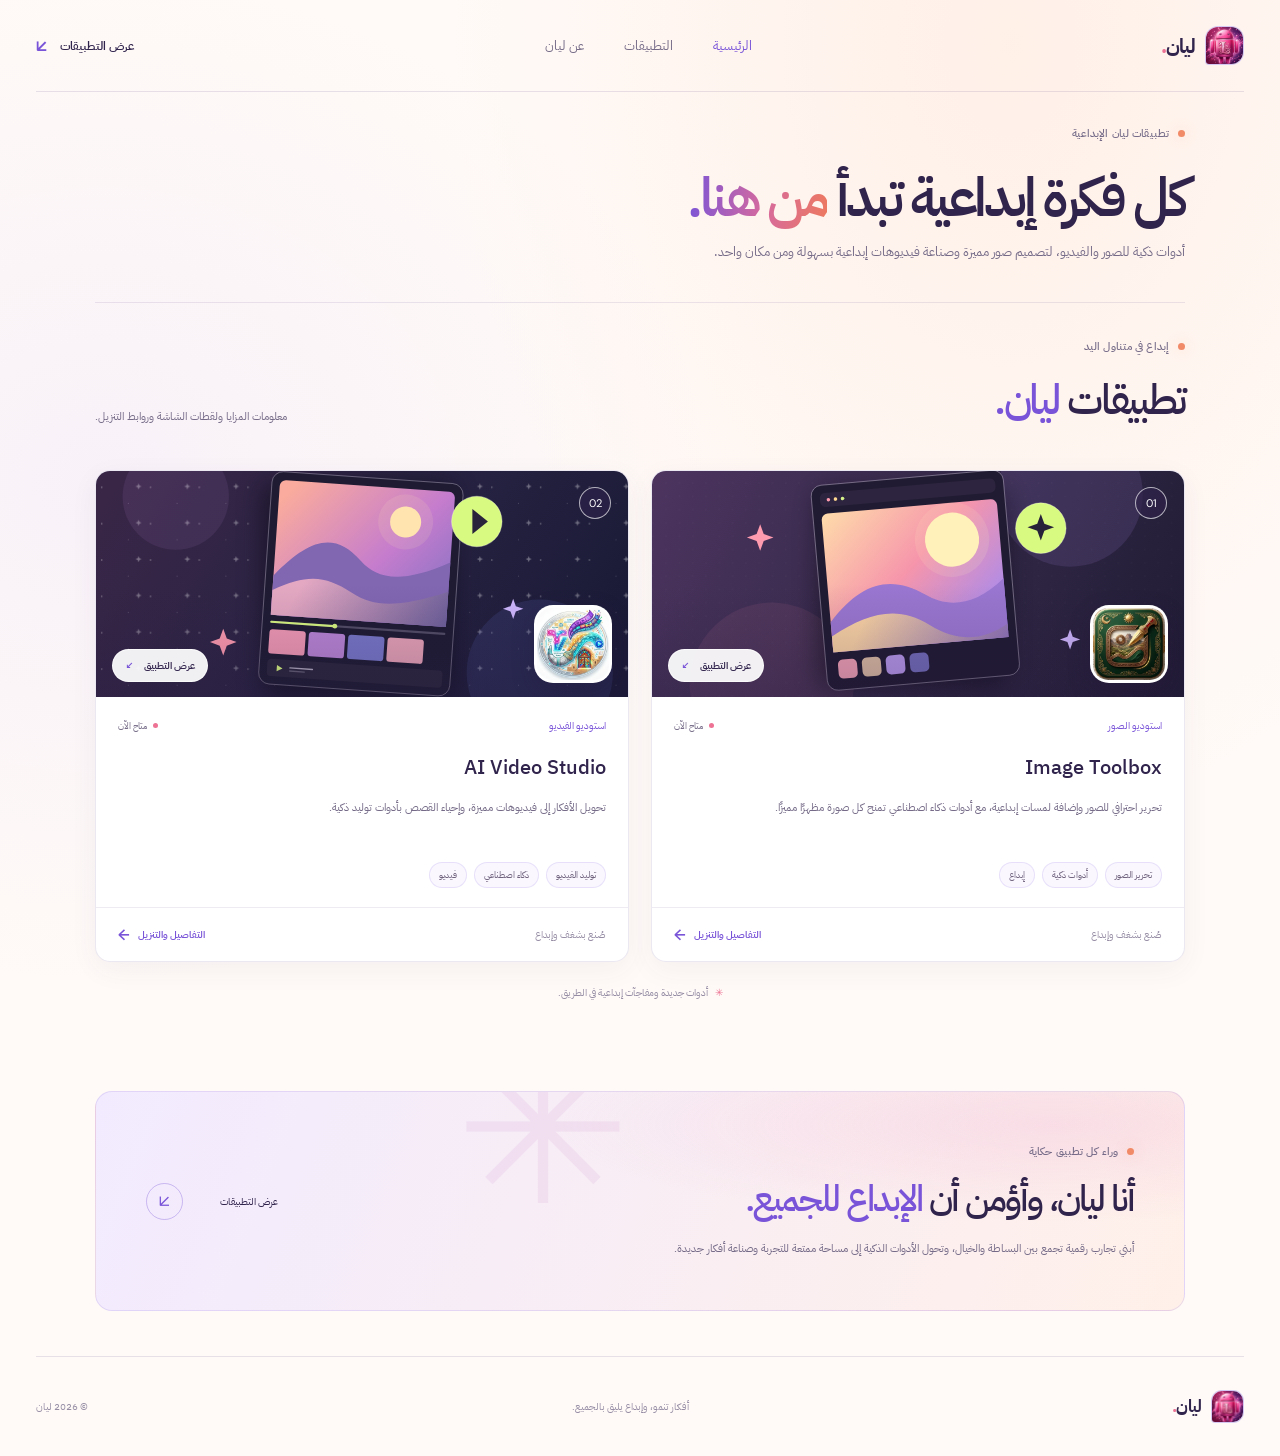
<file: index.html>
<!doctype html>
<html lang="ar" dir="rtl">
  <head>
    <meta charset="utf-8">
    <meta name="viewport" content="width=device-width, initial-scale=1">
    <meta name="theme-color" content="#fff9f5">
    <meta
      name="description"
      content="تطبيقات ليان الإبداعية: أدوات ذكية لتحرير الصور وصناعة الفيديو."
    >
    <title>ليان — تطبيقات للإبداع</title>
    <link rel="icon" href="assets/favicon.ico" sizes="any">
    <link rel="icon" href="assets/favicon-32.png" type="image/png" sizes="32x32">
    <link rel="apple-touch-icon" href="assets/apple-touch-icon.png">
    <link rel="preconnect" href="https://fonts.googleapis.com">
    <link rel="preconnect" href="https://fonts.gstatic.com" crossorigin>
    <link
      href="https://fonts.googleapis.com/css2?family=DM+Sans:wght@400;500;600;700&family=IBM+Plex+Sans+Arabic:wght@400;500;600;700&display=swap"
      rel="stylesheet"
    >
    <link rel="stylesheet" href="styles.css">
    <script src="script.js" defer></script>
  </head>
  <body>
    <div class="site-shell">
      <header class="site-header">
        <a class="brand" href="#home" aria-label="ليان، إلى الرئيسية">
          <img class="brand-mark" src="assets/favicon-512.webp" alt="" aria-hidden="true" width="39" height="39">
          <span class="brand-name">ليان<span class="brand-period">.</span></span>
        </a>

        <button
          class="menu-toggle"
          type="button"
          aria-label="فتح القائمة"
          aria-expanded="false"
          aria-controls="main-navigation"
        >
          <span></span>
          <span></span>
        </button>

        <nav class="main-navigation" id="main-navigation" aria-label="القائمة الرئيسية">
          <a class="nav-link active" href="#home">الرئيسية</a>
          <a class="nav-link" href="#apps">التطبيقات</a>
          <a class="nav-link" href="#about">عن ليان</a>
        </nav>

        <a class="header-cta" href="#apps">
          عرض التطبيقات
          <span aria-hidden="true">↙</span>
        </a>
      </header>

      <main>
        <section class="hero section-wrap" id="home">
          <div class="hero-copy">
            <p class="eyebrow"><span class="eyebrow-dot"></span> تطبيقات ليان الإبداعية</p>
            <h1>كل فكرة إبداعية تبدأ <span>من هنا.</span></h1>
            <p class="hero-description">
              أدوات ذكية للصور والفيديو، لتصميم صور مميزة وصناعة فيديوهات إبداعية بسهولة ومن مكان واحد.
            </p>
          </div>
        </section>

        <section class="apps-section section-wrap" id="apps">
          <div class="section-heading">
            <div>
              <p class="eyebrow"><span class="eyebrow-dot"></span> إبداع في متناول اليد</p>
              <h2>تطبيقات <span>ليان.</span></h2>
            </div>
            <p class="section-intro">
              معلومات المزايا ولقطات الشاشة وروابط التنزيل.
            </p>
          </div>

          <div class="app-grid" id="app-grid" aria-live="polite"></div>
          <p class="apps-footnote"><span aria-hidden="true">✳</span> أدوات جديدة ومفاجآت إبداعية في الطريق.</p>
        </section>

        <section class="about-section section-wrap" id="about">
          <div class="about-star" aria-hidden="true">✳</div>
          <div class="about-copy">
            <p class="eyebrow"><span class="eyebrow-dot"></span> وراء كل تطبيق حكاية</p>
            <h2>أنا ليان، وأؤمن أن <span>الإبداع للجميع.</span></h2>
            <p>
              أبني تجارب رقمية تجمع بين البساطة والخيال، وتحول الأدوات الذكية إلى مساحة ممتعة للتجربة وصناعة أفكار جديدة.
            </p>
          </div>
          <a class="about-link" href="#apps" aria-label="عرض التطبيقات">
            <span>عرض التطبيقات</span>
            <span class="about-link-arrow" aria-hidden="true">↙</span>
          </a>
        </section>
      </main>

      <footer class="site-footer">
        <a class="brand footer-brand" href="#home" aria-label="ليان، إلى أعلى الصفحة">
          <img class="brand-mark" src="assets/favicon-512.webp" alt="" aria-hidden="true" width="33" height="33">
          <span class="brand-name">ليان<span class="brand-period">.</span></span>
        </a>
        <p>أفكار تنمو، وإبداع يليق بالجميع.</p>
        <span class="copyright">© <span id="current-year"></span> ليان</span>
      </footer>
    </div>
  </body>
</html>
</file>
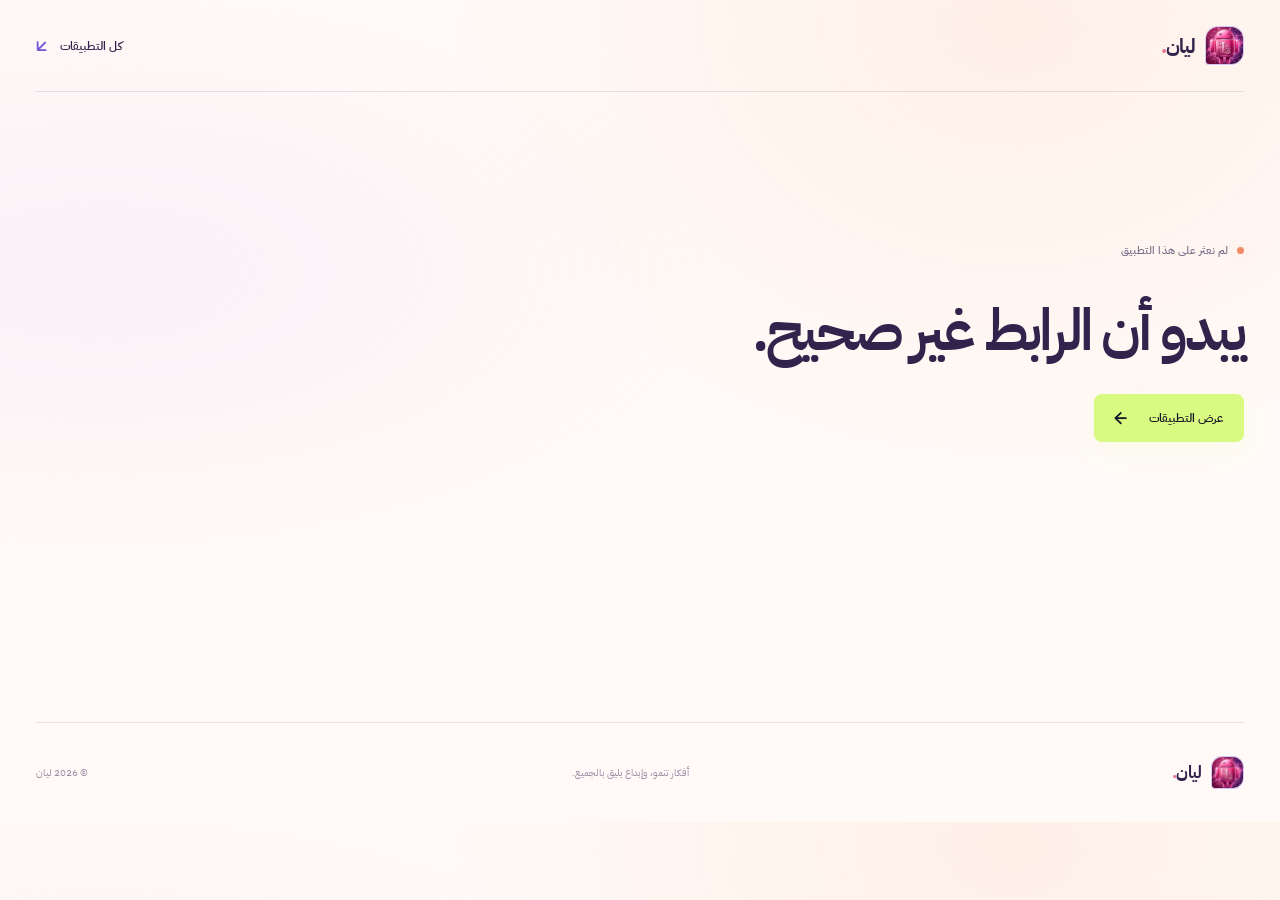
<file: app.html>
<!doctype html>
<html lang="ar" dir="rtl">
  <head>
    <meta charset="utf-8">
    <meta name="viewport" content="width=device-width, initial-scale=1">
    <meta name="theme-color" content="#fff9f5">
    <meta name="description" content="تفاصيل تطبيقات ليان ومزاياها وروابط التنزيل.">
    <title>تفاصيل التطبيق — تطبيقات ليان</title>
    <link rel="icon" href="assets/favicon.ico" sizes="any">
    <link rel="icon" href="assets/favicon-32.png" type="image/png" sizes="32x32">
    <link rel="apple-touch-icon" href="assets/apple-touch-icon.png">
    <link rel="preconnect" href="https://fonts.googleapis.com">
    <link rel="preconnect" href="https://fonts.gstatic.com" crossorigin>
    <link
      href="https://fonts.googleapis.com/css2?family=DM+Sans:wght@400;500;600;700&family=IBM+Plex+Sans+Arabic:wght@400;500;600;700&display=swap"
      rel="stylesheet"
    >
    <link rel="stylesheet" href="styles.css">
    <script src="script.js" defer></script>
  </head>
  <body>
    <div class="site-shell">
      <header class="site-header">
        <a class="brand" href="index.html" aria-label="ليان، إلى الرئيسية">
          <img class="brand-mark" src="assets/favicon-512.webp" alt="" aria-hidden="true" width="39" height="39">
          <span class="brand-name">ليان<span class="brand-period">.</span></span>
        </a>
        <a class="header-cta" href="index.html#apps">كل التطبيقات <span aria-hidden="true">↙</span></a>
      </header>
      <main class="detail-page" id="app-details"></main>
      <footer class="site-footer">
        <a class="brand footer-brand" href="index.html" aria-label="ليان، إلى الرئيسية">
          <img class="brand-mark" src="assets/favicon-512.webp" alt="" aria-hidden="true" width="33" height="33">
          <span class="brand-name">ليان<span class="brand-period">.</span></span>
        </a>
        <p>أفكار تنمو، وإبداع يليق بالجميع.</p>
        <span class="copyright">© <span id="current-year"></span> ليان</span>
      </footer>
    </div>
  </body>
</html>
</file>
<file: styles.css>
:root {
  color-scheme: light;
  --ink: #30234c;
  --muted: #756b88;
  --muted-dark: #968da5;
  --background: #fffaf7;
  --surface: #ffffff;
  --surface-light: #f6efff;
  --purple: #7954d8;
  --purple-light: #7954d8;
  --pink: #ed7294;
  --lime: #d9fa80;
  --line: rgba(93, 64, 136, 0.14);
  --font-arabic: "IBM Plex Sans Arabic", Tahoma, sans-serif;
  --font-latin: "DM Sans", sans-serif;
}

* {
  box-sizing: border-box;
}

html {
  scroll-behavior: smooth;
  scroll-padding-top: 96px;
}

body {
  min-width: 320px;
  margin: 0;
  background:
    radial-gradient(ellipse at 79% 3%, rgba(255, 204, 177, 0.22), transparent 35rem),
    radial-gradient(ellipse at 8% 33%, rgba(209, 190, 255, 0.15), transparent 38rem),
    var(--background);
  color: var(--ink);
  font-family: var(--font-arabic);
  -webkit-font-smoothing: antialiased;
}

a {
  color: inherit;
  text-decoration: none;
}

button,
a {
  -webkit-tap-highlight-color: transparent;
}

button:focus-visible,
a:focus-visible {
  outline: 2px solid var(--purple);
  outline-offset: 5px;
}

.site-shell {
  width: min(100% - 72px, 1240px);
  margin-inline: auto;
}

.site-header {
  position: relative;
  z-index: 5;
  display: flex;
  min-height: 92px;
  align-items: center;
  justify-content: space-between;
  border-bottom: 1px solid var(--line);
}

.brand {
  display: inline-flex;
  align-items: center;
  gap: 10px;
}

.brand-mark {
  display: block;
  width: 39px;
  height: 39px;
  border: 1px solid rgba(121, 84, 216, 0.32);
  border-radius: 13px 13px 13px 4px;
  background: #fff;
  object-fit: cover;
}

.brand-name {
  font-size: 20px;
  font-weight: 700;
  letter-spacing: -0.05em;
}

.brand-period {
  color: var(--pink);
}

.main-navigation {
  display: flex;
  align-items: center;
  gap: 40px;
}

.nav-link {
  color: var(--muted);
  font-size: 13px;
  transition: color 180ms ease;
}

.nav-link:hover,
.nav-link.active {
  color: var(--purple);
}

.header-cta {
  display: inline-flex;
  align-items: center;
  gap: 13px;
  color: var(--ink);
  font-size: 12px;
  font-weight: 600;
}

.header-cta span {
  color: var(--lime);
  font-family: var(--font-latin);
  font-size: 17px;
}

.menu-toggle {
  display: none;
}

.section-wrap {
  width: min(100%, 1090px);
  margin-inline: auto;
}

.hero {
  position: relative;
  display: grid;
  min-height: 210px;
  grid-template-columns: 1fr auto;
  align-items: center;
  gap: 24px;
  padding-block: 30px 34px;
}

.hero-copy {
  position: relative;
  z-index: 2;
  padding-bottom: 0;
}

.eyebrow {
  display: flex;
  align-items: center;
  gap: 9px;
  margin: 0 0 22px;
  color: var(--muted);
  font-size: 11px;
  font-weight: 500;
  letter-spacing: 0.01em;
}

.eyebrow-dot {
  width: 7px;
  height: 7px;
  border-radius: 50%;
  background: #f18a67;
  box-shadow: 0 0 14px rgba(241, 138, 103, 0.3);
}

h1,
h2,
p {
  margin-top: 0;
}

.hero h1 {
  margin-bottom: 8px;
  font-size: clamp(35px, 4.8vw, 54px);
  font-weight: 600;
  letter-spacing: -0.065em;
  line-height: 1.25;
}

.hero h1 span {
  background: linear-gradient(95deg, #7954d8 2%, #d66a9e 55%, #ed795f);
  background-clip: text;
  -webkit-text-fill-color: transparent;
}

.hero-description {
  max-width: 580px;
  margin-bottom: 0;
  color: var(--muted);
  font-size: 13px;
  line-height: 1.9;
}

.hero-actions {
  display: flex;
  align-items: center;
  gap: 27px;
}

.button {
  display: inline-flex;
  min-height: 48px;
  align-items: center;
  justify-content: center;
  gap: 22px;
  padding: 0 20px;
  border-radius: 8px;
  font-size: 12px;
  font-weight: 600;
  transition: transform 180ms ease, box-shadow 180ms ease;
}

.button:hover {
  transform: translateY(-2px);
}

.button-primary {
  background: var(--lime);
  box-shadow: 0 8px 32px rgba(217, 250, 128, 0.12);
  color: #171729;
}

.button-primary:hover {
  box-shadow: 0 10px 36px rgba(217, 250, 128, 0.23);
}

.button-arrow {
  font-family: var(--font-latin);
  font-size: 17px;
}

.text-link {
  color: var(--muted);
  font-size: 12px;
}

.text-link span {
  display: inline-block;
  margin-right: 7px;
  color: var(--purple-light);
  transition: transform 180ms ease;
}

.text-link:hover span {
  transform: translateX(-4px);
}

.hero-note {
  display: flex;
  align-items: center;
  gap: 10px;
  margin-top: 57px;
  color: var(--muted-dark);
  font-size: 10px;
}

.note-stars {
  color: var(--pink);
  font-size: 15px;
}

.hero-art {
  position: relative;
  display: grid;
  min-height: 430px;
  place-items: center;
  isolation: isolate;
}

.hero-art::before {
  position: absolute;
  z-index: -2;
  width: 380px;
  height: 380px;
  border-radius: 50%;
  background: radial-gradient(circle, rgba(142, 103, 219, 0.23), rgba(142, 103, 219, 0.03) 63%, transparent 70%);
  content: "";
}

.art-orbit {
  position: absolute;
  z-index: -1;
  width: 380px;
  height: 180px;
  border: 1px solid rgba(206, 186, 255, 0.15);
  border-radius: 50%;
  transform: rotate(-30deg);
}

.orbit-two {
  width: 430px;
  height: 250px;
  border-color: rgba(255, 143, 171, 0.13);
  transform: rotate(42deg);
}

.art-card {
  position: absolute;
  width: 222px;
  height: 283px;
  border: 1px solid rgba(244, 228, 255, 0.28);
  border-radius: 18px;
  background: #211b36;
  box-shadow: 0 32px 80px rgba(4, 3, 12, 0.4);
}

.art-card-back {
  display: flex;
  align-items: flex-end;
  flex-direction: column;
  gap: 8px;
  padding: 25px 20px;
  background: linear-gradient(155deg, #483461, #231a35 70%);
  transform: translate(-73px, 29px) rotate(-15deg);
}

.mini-sun {
  width: 47px;
  height: 47px;
  margin-bottom: auto;
  border-radius: 50%;
  background: linear-gradient(140deg, #ffd893, #ff8cab 75%);
  box-shadow: 0 0 34px rgba(255, 143, 171, 0.43);
}

.mini-line {
  width: 74px;
  height: 4px;
  border-radius: 4px;
  background: rgba(255, 255, 255, 0.53);
}

.mini-line.short {
  width: 45px;
  background: rgba(255, 255, 255, 0.27);
}

.art-card-front {
  z-index: 1;
  overflow: hidden;
  padding: 13px;
  transform: translate(17px, 4px) rotate(7deg);
}

.art-card-top {
  display: flex;
  gap: 4px;
  height: 18px;
  align-items: center;
  margin-bottom: 11px;
}

.art-card-top span {
  width: 5px;
  height: 5px;
  border-radius: 50%;
  background: rgba(243, 231, 255, 0.47);
}

.art-gradient-shape {
  position: relative;
  height: 190px;
  overflow: hidden;
  border-radius: 10px;
  background: linear-gradient(150deg, #ffc79e 3%, #f88ba4 39%, #a084f0 72%, #5953a8);
}

.shape-sun {
  position: absolute;
  top: 27px;
  left: 31px;
  width: 49px;
  height: 49px;
  border-radius: 50%;
  background: linear-gradient(135deg, #fff2bd, #ffc98e);
  box-shadow: 0 0 34px rgba(255, 234, 186, 0.57);
}

.shape-wave {
  position: absolute;
  right: -29px;
  bottom: -51px;
  width: 205px;
  height: 112px;
  border-radius: 50%;
  background: linear-gradient(160deg, #7555ba, #393769);
  transform: rotate(-21deg);
}

.wave-two {
  right: 31px;
  bottom: -70px;
  width: 190px;
  height: 110px;
  background: rgba(255, 213, 180, 0.42);
  transform: rotate(22deg);
}

.art-card-bottom {
  display: flex;
  gap: 8px;
  padding-top: 12px;
}

.art-card-bottom span {
  width: 24px;
  height: 24px;
  border: 1px solid rgba(255, 255, 255, 0.19);
  border-radius: 7px;
  background: linear-gradient(135deg, rgba(255, 188, 165, 0.5), rgba(161, 134, 230, 0.4));
}

.art-sticker {
  position: absolute;
  z-index: 2;
  top: 41px;
  right: 4px;
  display: flex;
  width: 94px;
  height: 94px;
  align-items: center;
  flex-direction: column;
  justify-content: center;
  border: 1px solid rgba(255, 255, 255, 0.35);
  border-radius: 50%;
  background: var(--lime);
  box-shadow: 0 12px 30px rgba(0, 0, 0, 0.2);
  color: #262039;
  font-size: 11px;
  font-weight: 600;
  line-height: 1.6;
  text-align: center;
  transform: rotate(11deg);
}

.art-sticker > span:first-child {
  font-size: 16px;
}

.hero-spark {
  position: absolute;
  color: var(--pink);
}

.spark-one {
  top: 65px;
  left: 45px;
  font-size: 27px;
}

.spark-two {
  right: 48px;
  bottom: 70px;
  color: var(--purple-light);
  font-size: 24px;
}

.spark-three {
  top: 90px;
  right: 83px;
  color: var(--lime);
  font-size: 19px;
}

.art-label {
  position: absolute;
  right: 36px;
  bottom: 33px;
  display: flex;
  align-items: center;
  gap: 8px;
  color: var(--muted);
  font-size: 10px;
  transform: rotate(-4deg);
}

.art-label span {
  width: 5px;
  height: 5px;
  border-radius: 50%;
  background: var(--pink);
}

.scroll-cue {
  position: absolute;
  right: 0;
  bottom: 35px;
  display: flex;
  align-items: center;
  gap: 13px;
  color: var(--muted-dark);
  font-size: 9px;
}

.scroll-line {
  width: 48px;
  height: 1px;
  background: var(--muted-dark);
}

.apps-section {
  padding-block: 68px 91px;
  border-top: 1px solid var(--line);
}

.section-heading {
  display: flex;
  align-items: flex-end;
  justify-content: space-between;
  gap: 30px;
  margin-bottom: 39px;
}

.section-heading .eyebrow {
  margin-bottom: 13px;
}

.section-heading h2,
.about-copy h2 {
  margin-bottom: 0;
  font-size: clamp(30px, 4vw, 42px);
  font-weight: 500;
  letter-spacing: -0.055em;
}

.section-heading h2 span,
.about-copy h2 span {
  color: var(--purple-light);
}

.section-intro {
  max-width: 290px;
  margin-bottom: 3px;
  color: var(--muted);
  font-size: 11px;
  line-height: 2;
}

.app-grid {
  display: grid;
  grid-template-columns: repeat(2, minmax(0, 1fr));
  gap: 22px;
}

.app-card {
  overflow: hidden;
  border: 1px solid var(--line);
  border-radius: 15px;
  background: linear-gradient(145deg, rgba(35, 28, 56, 0.83), rgba(24, 20, 42, 0.93));
  transition: border-color 220ms ease, transform 220ms ease, box-shadow 220ms ease;
}

.app-card:hover {
  transform: translateY(-4px);
  border-color: rgba(206, 186, 255, 0.33);
  box-shadow: 0 18px 50px rgba(5, 3, 14, 0.2);
}

.app-art {
  position: relative;
  display: block;
  height: 226px;
  overflow: hidden;
  background: #27203c;
}

.app-art::after {
  position: absolute;
  inset: 0;
  background: linear-gradient(0deg, rgba(15, 12, 29, 0.37), transparent 40%);
  content: "";
}

.app-art > img {
  display: block;
  width: 100%;
  height: 100%;
  object-fit: cover;
  transition: transform 500ms cubic-bezier(0.2, 0.7, 0.2, 1);
}

.app-card:hover .app-art > img {
  transform: scale(1.035);
}

.app-number {
  position: absolute;
  z-index: 1;
  top: 16px;
  right: 17px;
  display: grid;
  width: 32px;
  height: 32px;
  place-items: center;
  border: 1px solid rgba(255, 255, 255, 0.3);
  border-radius: 50%;
  background: rgba(16, 13, 32, 0.48);
  color: #fff;
  font-family: var(--font-latin);
  font-size: 11px;
}

.app-content {
  padding: 21px 22px 19px;
}

.app-meta {
  display: flex;
  align-items: center;
  justify-content: space-between;
  gap: 10px;
  margin-bottom: 10px;
}

.app-category {
  color: var(--purple-light);
  font-size: 10px;
}

.app-status {
  display: inline-flex;
  align-items: center;
  gap: 6px;
  color: var(--muted);
  font-size: 9px;
}

.app-status::before {
  width: 5px;
  height: 5px;
  border-radius: 50%;
  background: var(--pink);
  content: "";
}

.app-title {
  margin-bottom: 7px;
  font-size: 20px;
  font-weight: 500;
}

.app-title-row {
  display: flex;
  min-height: 48px;
  align-items: center;
  gap: 12px;
  margin-bottom: 7px;
}

.app-title-row .app-title {
  margin: 0;
}

.app-description {
  min-height: 47px;
  margin-bottom: 17px;
  color: var(--muted);
  font-size: 11px;
  line-height: 1.9;
}

.app-tags {
  display: flex;
  flex-wrap: wrap;
  gap: 7px;
}

.app-tag {
  padding: 5px 9px;
  border: 1px solid rgba(239, 228, 255, 0.11);
  border-radius: 30px;
  color: var(--muted);
  font-size: 9px;
}

.app-footer {
  display: flex;
  min-height: 54px;
  align-items: center;
  justify-content: space-between;
  padding-inline: 22px;
  border-top: 1px solid var(--line);
}

.app-footer-label {
  color: var(--muted-dark);
  font-size: 10px;
}

.app-link {
  display: inline-flex;
  align-items: center;
  gap: 8px;
  color: var(--lime);
  font-size: 10px;
  font-weight: 600;
}

.app-link span {
  font-family: var(--font-latin);
  font-size: 15px;
  transition: transform 180ms ease;
}

.app-link:hover span {
  transform: translateX(-3px);
}

.app-link[aria-disabled="true"] {
  color: var(--muted);
  cursor: default;
}

.app-link[aria-disabled="true"] span {
  display: none;
}

.apps-footnote {
  margin: 23px 0 0;
  color: var(--muted-dark);
  font-size: 10px;
  text-align: center;
}

.apps-footnote span {
  margin-left: 5px;
  color: var(--pink);
}

.about-section {
  position: relative;
  display: flex;
  min-height: 220px;
  align-items: center;
  justify-content: space-between;
  gap: 35px;
  overflow: hidden;
  padding: 40px 50px;
  border: 1px solid rgba(206, 186, 255, 0.18);
  border-radius: 17px;
  background:
    radial-gradient(ellipse at 88% 15%, rgba(173, 138, 255, 0.2), transparent 37%),
    linear-gradient(112deg, #201a34, #19152a);
}

.about-star {
  position: absolute;
  top: -64px;
  left: 33%;
  color: rgba(255, 143, 171, 0.15);
  font-size: 210px;
  line-height: 1;
  pointer-events: none;
}

.about-copy {
  position: relative;
  z-index: 1;
  max-width: 570px;
}

.about-copy .eyebrow {
  margin-bottom: 12px;
}

.about-copy h2 {
  font-size: clamp(25px, 3.4vw, 36px);
}

.about-copy > p:last-child {
  max-width: 530px;
  margin: 12px 0 0;
  color: var(--muted);
  font-size: 11px;
  line-height: 2;
}

.about-link {
  position: relative;
  z-index: 1;
  display: flex;
  min-width: 132px;
  align-items: center;
  justify-content: space-between;
  gap: 15px;
  color: var(--ink);
  font-size: 10px;
}

.about-link-arrow {
  display: grid;
  width: 37px;
  height: 37px;
  place-items: center;
  border: 1px solid rgba(206, 186, 255, 0.4);
  border-radius: 50%;
  color: var(--purple-light);
  font-family: var(--font-latin);
  font-size: 17px;
  transition: color 180ms ease, background 180ms ease;
}

.about-link:hover .about-link-arrow {
  background: var(--purple-light);
  color: var(--background);
}

.site-footer {
  display: flex;
  min-height: 100px;
  align-items: center;
  justify-content: space-between;
  margin-top: 45px;
  border-top: 1px solid var(--line);
}

.footer-brand .brand-mark {
  width: 33px;
  height: 33px;
  border-radius: 11px 11px 11px 4px;
}

.footer-brand .brand-name {
  font-size: 17px;
}

.site-footer > p,
.copyright {
  margin-bottom: 0;
  color: var(--muted-dark);
  font-size: 10px;
}

@media (min-width: 1400px) {
  .hero {
    min-height: 210px;
  }
}

@media (max-width: 900px) {
  .site-shell {
    width: min(100% - 48px, 740px);
  }

  .hero {
    min-height: 560px;
    grid-template-columns: 1fr 0.85fr;
    gap: 1%;
  }

  .hero-art {
    transform: scale(0.83);
  }

  .hero h1 {
    font-size: clamp(49px, 8vw, 69px);
  }

  .section-wrap {
    width: 100%;
  }

  .about-section {
    padding-inline: 32px;
  }
}

@media (max-width: 640px) {
  html {
    scroll-padding-top: 76px;
  }

  .site-shell {
    width: calc(100% - 38px);
  }

  .site-header {
    min-height: 72px;
  }

  .brand-mark {
    width: 35px;
    height: 35px;
    border-radius: 12px 12px 12px 4px;
  }

  .brand-name {
    font-size: 18px;
  }

  .menu-toggle {
    display: flex;
    width: 42px;
    height: 42px;
    align-items: center;
    flex-direction: column;
    justify-content: center;
    gap: 6px;
    border: 1px solid var(--line);
    border-radius: 10px;
    background: var(--surface);
    cursor: pointer;
  }

  .menu-toggle span {
    width: 16px;
    height: 1px;
    background: var(--ink);
    transition: transform 180ms ease;
  }

  .menu-toggle[aria-expanded="true"] span:first-child {
    transform: translateY(3.5px) rotate(45deg);
  }

  .menu-toggle[aria-expanded="true"] span:last-child {
    transform: translateY(-3.5px) rotate(-45deg);
  }

  .main-navigation {
    position: absolute;
    top: calc(100% + 8px);
    right: 0;
    left: 0;
    display: none;
    align-items: stretch;
    flex-direction: column;
    gap: 0;
    padding: 8px;
    border: 1px solid var(--line);
    border-radius: 12px;
    background: #1a152b;
    box-shadow: 0 15px 38px rgba(0, 0, 0, 0.27);
  }

  .main-navigation.is-open {
    display: flex;
  }

  .nav-link {
    padding: 12px;
  }

  .header-cta {
    display: none;
  }

  .hero {
    min-height: auto;
    grid-template-columns: 1fr;
    gap: 4px;
    padding-block: 54px 67px;
  }

  .hero-copy {
    padding: 0;
  }

  .eyebrow {
    margin-bottom: 17px;
    font-size: 10px;
  }

  .hero h1 {
    margin-bottom: 13px;
    font-size: clamp(51px, 12vw, 73px);
  }

  .hero-description {
    max-width: 470px;
    margin-bottom: 21px;
    font-size: 12px;
    line-height: 2;
  }

  .hero-actions {
    gap: 21px;
  }

  .button {
    min-height: 45px;
    gap: 15px;
    padding-inline: 15px;
    font-size: 11px;
  }

  .text-link {
    font-size: 11px;
  }

  .hero-note {
    margin-top: 23px;
  }

  .hero-art {
    min-height: 330px;
    margin-top: -2px;
    transform: scale(0.82);
  }

  .hero-art::before {
    width: 320px;
    height: 320px;
  }

  .art-card {
    width: 196px;
    height: 258px;
  }

  .art-gradient-shape {
    height: 169px;
  }

  .art-orbit {
    width: 320px;
    height: 160px;
  }

  .orbit-two {
    width: 350px;
    height: 210px;
  }

  .art-sticker {
    right: 1%;
  }

  .spark-one {
    left: 9%;
  }

  .spark-two {
    right: 10%;
  }

  .scroll-cue {
    bottom: 24px;
  }

  .apps-section {
    padding-block: 48px 61px;
  }

  .section-heading {
    align-items: flex-start;
    flex-direction: column;
    gap: 12px;
    margin-bottom: 24px;
  }

  .section-heading .eyebrow {
    margin-bottom: 9px;
  }

  .section-heading h2 {
    font-size: clamp(28px, 7vw, 37px);
  }

  .section-intro {
    max-width: 390px;
    font-size: 10px;
  }

  .app-grid {
    grid-template-columns: 1fr;
    gap: 15px;
  }

  .app-art {
    height: 210px;
  }

  .app-icon-badge {
    right: 12px;
    bottom: 11px;
    width: 68px;
    height: 68px;
    border-radius: 16px;
  }

  .app-content {
    padding: 18px 17px 16px;
  }

  .app-footer {
    min-height: 50px;
    padding-inline: 17px;
  }

  .about-section {
    min-height: 0;
    align-items: flex-start;
    flex-direction: column;
    gap: 21px;
    padding: 28px 22px;
  }

  .about-star {
    top: -13px;
    left: -35px;
    font-size: 160px;
  }

  .about-copy {
    max-width: 100%;
  }

  .about-copy h2 {
    font-size: clamp(25px, 6.4vw, 32px);
  }

  .about-copy > p:last-child {
    font-size: 10px;
  }

  .about-link {
    width: 100%;
  }

  .site-footer {
    min-height: 84px;
    margin-top: 30px;
  }

  .site-footer > p {
    display: none;
  }
}

@media (prefers-reduced-motion: reduce) {
  *,
  *::before,
  *::after {
    scroll-behavior: auto !important;
    animation-duration: 0.01ms !important;
    animation-iteration-count: 1 !important;
    transition-duration: 0.01ms !important;
  }
}

.header-cta span {
  color: var(--purple);
}

.apps-section {
  padding-top: 35px;
  border-top-color: rgba(93, 64, 136, 0.12);
}

.app-card {
  border-color: rgba(93, 64, 136, 0.12);
  background: #fff;
  box-shadow: 0 8px 28px rgba(72, 49, 111, 0.055);
}

.app-card:hover {
  border-color: rgba(121, 84, 216, 0.32);
  box-shadow: 0 18px 42px rgba(72, 49, 111, 0.12);
}

.app-art {
  background: #f0e8ff;
}

.app-art::after {
  background: linear-gradient(0deg, rgba(40, 26, 65, 0.24), transparent 50%);
}

.app-number {
  border-color: rgba(255, 255, 255, 0.65);
  background: rgba(48, 35, 76, 0.64);
}

.app-view-badge {
  position: absolute;
  z-index: 1;
  bottom: 15px;
  left: 16px;
  display: inline-flex;
  align-items: center;
  gap: 10px;
  padding: 8px 12px;
  border: 1px solid rgba(255, 255, 255, 0.75);
  border-radius: 24px;
  background: rgba(255, 255, 255, 0.93);
  color: var(--ink);
  font-size: 10px;
  font-weight: 600;
}

.app-view-badge span {
  color: var(--purple);
}

.app-icon-badge {
  position: absolute;
  z-index: 2;
  right: 16px;
  bottom: 14px;
  display: grid;
  width: 78px;
  height: 78px;
  place-items: center;
  border: 3px solid rgba(255, 255, 255, 0.94);
  border-radius: 19px;
  background: #fff;
  box-shadow: 0 8px 22px rgba(36, 23, 56, 0.28);
}

.app-icon-badge img {
  display: block;
  width: 100%;
  height: 100%;
  border-radius: 15px;
  object-fit: cover;
}

.app-link {
  color: var(--purple);
}

.app-link[aria-disabled="true"] {
  color: var(--muted);
}

.app-tag {
  border-color: rgba(121, 84, 216, 0.14);
  background: #faf7ff;
  color: #71647f;
}

.app-footer {
  border-top-color: rgba(93, 64, 136, 0.1);
}

.about-section {
  border-color: rgba(121, 84, 216, 0.15);
  background:
    radial-gradient(ellipse at 88% 15%, rgba(239, 175, 211, 0.28), transparent 37%),
    linear-gradient(112deg, #f2ebff, #fff0e9);
}

.about-star {
  color: rgba(198, 121, 194, 0.12);
}

.about-link-arrow {
  border-color: rgba(121, 84, 216, 0.35);
  color: var(--purple);
}

.about-link:hover .about-link-arrow {
  background: var(--purple);
  color: #fff;
}

.detail-page {
  min-height: 65vh;
  padding-top: 25px;
}

.back-link {
  display: inline-flex;
  align-items: center;
  gap: 8px;
  color: var(--muted);
  font-size: 11px;
}

.back-link span {
  color: var(--purple);
  font-size: 16px;
}

.detail-hero {
  display: grid;
  grid-template-columns: 1fr 0.9fr;
  align-items: center;
  gap: 55px;
  padding-block: 36px 55px;
}

.detail-copy .eyebrow {
  margin-bottom: 14px;
}

.detail-copy h1,
.not-found h1 {
  margin-bottom: 12px;
  font-size: clamp(38px, 5vw, 58px);
  font-weight: 600;
  letter-spacing: -0.055em;
  line-height: 1.25;
}

.detail-title-row {
  display: flex;
  align-items: center;
  gap: 17px;
  margin-bottom: 12px;
}

.detail-title-row h1 {
  margin: 0;
}

.detail-app-icon {
  flex: 0 0 76px;
  border: 1px solid rgba(93, 64, 136, 0.14);
  border-radius: 19px;
  box-shadow: 0 8px 20px rgba(67, 48, 103, 0.14);
  object-fit: cover;
}

.detail-lead {
  max-width: 520px;
  margin-bottom: 10px;
  color: #514667;
  font-size: 15px;
  font-weight: 500;
  line-height: 1.9;
}

.detail-description {
  max-width: 520px;
  margin-bottom: 22px;
  color: var(--muted);
  font-size: 12px;
  line-height: 2;
}

.detail-cover {
  display: block;
  width: 100%;
  aspect-ratio: 1.6;
  border: 1px solid rgba(93, 64, 136, 0.13);
  border-radius: 18px;
  box-shadow: 0 20px 45px rgba(67, 48, 103, 0.13);
  object-fit: cover;
}

.button-disabled {
  background: #eee9f2;
  color: #7e7586;
  cursor: not-allowed;
}

.detail-features {
  display: grid;
  grid-template-columns: 0.8fr 1.2fr;
  align-items: center;
  gap: 35px;
  padding: 27px 31px;
  border: 1px solid rgba(121, 84, 216, 0.13);
  border-radius: 15px;
  background: linear-gradient(115deg, #f3edff, #fff1ea);
}

.detail-features .eyebrow {
  margin-bottom: 8px;
}

.detail-features h2 {
  margin-bottom: 0;
  font-size: 23px;
  font-weight: 500;
}

.feature-list {
  display: grid;
  grid-template-columns: repeat(2, minmax(0, 1fr));
  gap: 12px 20px;
  margin: 0;
  padding: 0;
  list-style: none;
}

.feature-list li {
  display: flex;
  align-items: flex-start;
  gap: 9px;
  color: #5e536e;
  font-size: 11px;
  line-height: 1.8;
}

.feature-list li span {
  color: #d47793;
}

.screenshots-section {
  padding-block: 62px 40px;
}

.screenshots-section .section-heading {
  margin-bottom: 25px;
}

.screenshot-grid {
  display: grid;
  grid-template-columns: repeat(3, minmax(0, 1fr));
  gap: 18px;
}

.screenshot-card {
  overflow: hidden;
  margin: 0;
  border: 1px solid rgba(93, 64, 136, 0.13);
  border-radius: 13px;
  background: #fff;
  box-shadow: 0 8px 24px rgba(72, 49, 111, 0.055);
}

.screenshot-card img {
  display: block;
  width: 100%;
  aspect-ratio: 1.35;
  background: #f5f0fc;
  object-fit: cover;
}

.screenshot-card figcaption {
  padding: 10px 13px;
  color: var(--muted);
  font-size: 10px;
}

.detail-bottom-cta {
  display: flex;
  align-items: center;
  justify-content: space-between;
  gap: 20px;
  margin-top: 20px;
  padding: 18px 22px;
  border-radius: 13px;
  background: #f5efff;
}

.detail-bottom-cta p {
  margin: 0;
  color: var(--ink);
  font-size: 13px;
  font-weight: 500;
}

.detail-bottom-cta .button {
  min-height: 42px;
}

.not-found {
  display: flex;
  min-height: 50vh;
  align-items: flex-start;
  flex-direction: column;
  justify-content: center;
  gap: 14px;
}

@media (max-width: 900px) {
  .hero {
    min-height: 190px;
  }

  .detail-hero {
    gap: 28px;
  }

  .detail-features {
    grid-template-columns: 1fr;
    gap: 20px;
  }
}

@media (max-width: 640px) {
  .hero {
    min-height: 0;
    grid-template-columns: 1fr;
    gap: 0;
    padding-block: 25px 20px;
  }

  .hero h1 {
    font-size: clamp(34px, 8.6vw, 43px);
  }

  .hero-description {
    font-size: 11px;
  }

  .section-intro {
    display: none;
  }

  .apps-section {
    padding-top: 19px;
  }

  .detail-page {
    padding-top: 19px;
  }

  .detail-hero {
    grid-template-columns: 1fr;
    gap: 23px;
    padding-block: 26px 35px;
  }

  .detail-copy h1,
  .not-found h1 {
    font-size: 38px;
  }

  .detail-title-row {
    gap: 12px;
  }

  .detail-app-icon {
    flex-basis: 62px;
    width: 62px;
    height: 62px;
    border-radius: 15px;
  }

  .detail-lead {
    font-size: 13px;
  }

  .detail-features {
    gap: 16px;
    padding: 22px 18px;
  }

  .detail-features h2 {
    font-size: 21px;
  }

  .feature-list {
    grid-template-columns: 1fr;
  }

  .screenshots-section {
    padding-block: 43px 20px;
  }

  .screenshot-grid {
    grid-template-columns: 1fr;
    gap: 13px;
  }

  .screenshot-card img {
    aspect-ratio: 1.6;
  }

  .detail-bottom-cta {
    align-items: flex-start;
    flex-direction: column;
    padding: 17px;
  }

  .about-section {
    padding: 25px 19px;
  }
}
</file>
